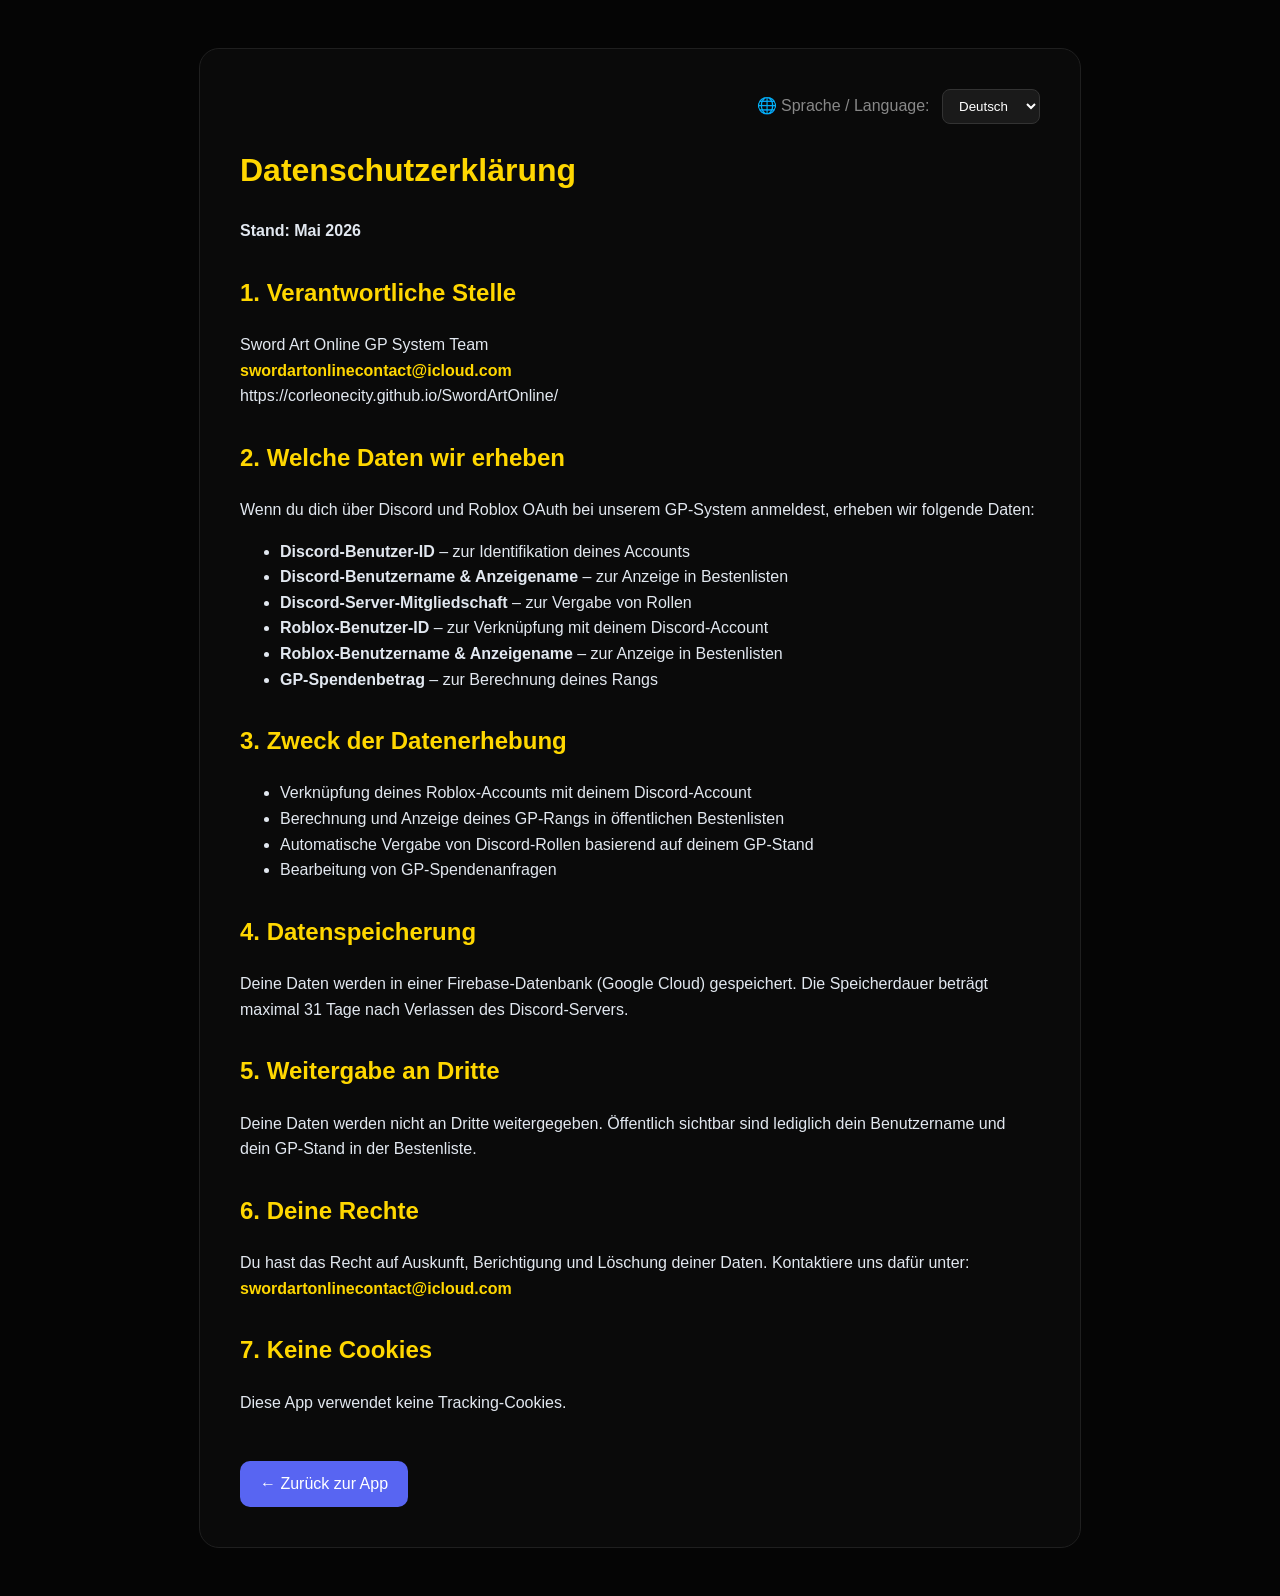
<file: privacy.html>
<!DOCTYPE html>
<html lang="de">
<head>
    <meta charset="UTF-8">
    <meta name="viewport" content="width=device-width, initial-scale=1.0">
    <title>Datenschutzerklärung - Sword Art Online GP System</title>
    <style>
        body {
            font-family: 'Inter', sans-serif;
            background: #050505;
            color: #e2e8f0;
            padding: 40px 20px;
            line-height: 1.6;
        }
        .container {
            max-width: 800px;
            margin: 0 auto;
            background: #0a0a0a;
            padding: 40px;
            border-radius: 20px;
            border: 1px solid #1f1f1f;
        }
        h1 { color: #ffd700; }
        h2 { color: #ffd700; margin-top: 30px; }
        a { color: #5865F2; text-decoration: none; }
        a:hover { text-decoration: underline; }
        .back-link {
            display: inline-block;
            margin-top: 30px;
            background: #5865F2;
            color: white;
            padding: 10px 20px;
            border-radius: 10px;
        }
        .language-selector {
            text-align: right;
            margin-bottom: 20px;
        }
        select {
            background: #1a1a1a;
            color: white;
            border: 1px solid #333;
            padding: 8px 12px;
            border-radius: 8px;
            cursor: pointer;
        }
        .contact-email {
            color: #ffd700;
            font-weight: bold;
        }
    </style>
</head>
<body>
    <div class="container">
        <div class="language-selector">
            <label style="color:#888; margin-right:8px;">🌐 Sprache / Language:</label>
            <select id="languageSelect">
                <option value="de">Deutsch</option>
                <option value="en">English</option>
                <option value="tr">Türkçe</option>
                <option value="fr">Français</option>
                <option value="es">Español</option>
                <option value="ru">Русский</option>
                <option value="ar">العربية</option>
            </select>
        </div>

        <div id="content">
            <!-- Wird per JavaScript befüllt -->
        </div>

        <a href="https://corleonecity.github.io/SwordArtOnline/" class="back-link">← Zurück zur App</a>
    </div>

    <script>
        const translations = {
            de: {
                title: "Datenschutzerklärung",
                lastUpdated: "Stand: Mai 2026",
                section1_title: "1. Verantwortliche Stelle",
                section1_text: "Sword Art Online GP System Team<br><span class=\"contact-email\">swordartonlinecontact@icloud.com</span><br>https://corleonecity.github.io/SwordArtOnline/",
                section2_title: "2. Welche Daten wir erheben",
                section2_text: "Wenn du dich über Discord und Roblox OAuth bei unserem GP-System anmeldest, erheben wir folgende Daten:",
                section2_items: [
                    "<strong>Discord-Benutzer-ID</strong> – zur Identifikation deines Accounts",
                    "<strong>Discord-Benutzername & Anzeigename</strong> – zur Anzeige in Bestenlisten",
                    "<strong>Discord-Server-Mitgliedschaft</strong> – zur Vergabe von Rollen",
                    "<strong>Roblox-Benutzer-ID</strong> – zur Verknüpfung mit deinem Discord-Account",
                    "<strong>Roblox-Benutzername & Anzeigename</strong> – zur Anzeige in Bestenlisten",
                    "<strong>GP-Spendenbetrag</strong> – zur Berechnung deines Rangs"
                ],
                section3_title: "3. Zweck der Datenerhebung",
                section3_items: [
                    "Verknüpfung deines Roblox-Accounts mit deinem Discord-Account",
                    "Berechnung und Anzeige deines GP-Rangs in öffentlichen Bestenlisten",
                    "Automatische Vergabe von Discord-Rollen basierend auf deinem GP-Stand",
                    "Bearbeitung von GP-Spendenanfragen"
                ],
                section4_title: "4. Datenspeicherung",
                section4_text: "Deine Daten werden in einer Firebase-Datenbank (Google Cloud) gespeichert. Die Speicherdauer beträgt maximal 31 Tage nach Verlassen des Discord-Servers.",
                section5_title: "5. Weitergabe an Dritte",
                section5_text: "Deine Daten werden nicht an Dritte weitergegeben. Öffentlich sichtbar sind lediglich dein Benutzername und dein GP-Stand in der Bestenliste.",
                section6_title: "6. Deine Rechte",
                section6_text: "Du hast das Recht auf Auskunft, Berichtigung und Löschung deiner Daten. Kontaktiere uns dafür unter:<br><span class=\"contact-email\">swordartonlinecontact@icloud.com</span>",
                section7_title: "7. Keine Cookies",
                section7_text: "Diese App verwendet keine Tracking-Cookies."
            },
            en: {
                title: "Privacy Policy",
                lastUpdated: "Version: May 2026",
                section1_title: "1. Responsible Entity",
                section1_text: "Sword Art Online GP System Team<br><span class=\"contact-email\">swordartonlinecontact@icloud.com</span><br>https://corleonecity.github.io/SwordArtOnline/",
                section2_title: "2. What Data We Collect",
                section2_text: "When you log in via Discord and Roblox OAuth, we collect the following data:",
                section2_items: [
                    "<strong>Discord User ID</strong> – to identify your account",
                    "<strong>Discord Username & Display Name</strong> – for display in leaderboards",
                    "<strong>Discord Server Membership</strong> – for role assignment",
                    "<strong>Roblox User ID</strong> – to link with your Discord account",
                    "<strong>Roblox Username & Display Name</strong> – for display in leaderboards",
                    "<strong>GP Donation Amount</strong> – to calculate your rank"
                ],
                section3_title: "3. Purpose of Data Collection",
                section3_items: [
                    "Linking your Roblox account with your Discord account",
                    "Calculating and displaying your GP rank in public leaderboards",
                    "Automatic assignment of Discord roles based on your GP level",
                    "Processing GP donation requests"
                ],
                section4_title: "4. Data Storage",
                section4_text: "Your data is stored in a Firebase database (Google Cloud). The retention period is a maximum of 31 days after leaving the Discord server.",
                section5_title: "5. Disclosure to Third Parties",
                section5_text: "Your data is not shared with third parties. Only your username and GP rank are publicly visible in the leaderboard.",
                section6_title: "6. Your Rights",
                section6_text: "You have the right to access, correct, and delete your data. Contact us at:<br><span class=\"contact-email\">swordartonlinecontact@icloud.com</span>",
                section7_title: "7. No Cookies",
                section7_text: "This app does not use tracking cookies."
            },
            tr: {
                title: "Gizlilik Politikası",
                lastUpdated: "Sürüm: Mayıs 2026",
                section1_title: "1. Sorumlu Kurum",
                section1_text: "Sword Art Online GP Sistemi Ekibi<br><span class=\"contact-email\">swordartonlinecontact@icloud.com</span><br>https://corleonecity.github.io/SwordArtOnline/",
                section2_title: "2. Hangi Verileri Topluyoruz",
                section2_text: "Discord ve Roblox OAuth ile giriş yaptığınızda şu verileri topluyoruz:",
                section2_items: [
                    "<strong>Discord Kullanıcı Kimliği</strong> – hesabınızı tanımlamak için",
                    "<strong>Discord Kullanıcı Adı ve Görünen Ad</strong> – sıralamalarda görüntülemek için",
                    "<strong>Discord Sunucu Üyeliği</strong> – rol ataması için",
                    "<strong>Roblox Kullanıcı Kimliği</strong> – Discord hesabınızla bağlantı kurmak için",
                    "<strong>Roblox Kullanıcı Adı ve Görünen Ad</strong> – sıralamalarda görüntülemek için",
                    "<strong>GP Bağış Miktarı</strong> – sıralamanızı hesaplamak için"
                ],
                section3_title: "3. Veri Toplama Amacı",
                section3_items: [
                    "Roblox hesabınızı Discord hesabınızla bağlamak",
                    "GP sıralamanızı halka açık sıralamalarda hesaplamak ve görüntülemek",
                    "GP seviyenize göre otomatik Discord rolü ataması",
                    "GP bağış taleplerini işleme almak"
                ],
                section4_title: "4. Veri Saklama",
                section4_text: "Verileriniz bir Firebase veritabanında (Google Cloud) saklanır. Saklama süresi, Discord sunucusundan ayrıldıktan sonra en fazla 31 gündür.",
                section5_title: "5. Üçüncü Taraflarla Paylaşım",
                section5_text: "Verileriniz üçüncü taraflarla paylaşılmaz. Yalnızca kullanıcı adınız ve GP sıralamanız sıralamada herkese açıktır.",
                section6_title: "6. Haklarınız",
                section6_text: "Verilerinize erişme, düzeltme ve silme hakkına sahipsiniz. Bizimle şu adresten iletişime geçin:<br><span class=\"contact-email\">swordartonlinecontact@icloud.com</span>",
                section7_title: "7. Çerez Yok",
                section7_text: "Bu uygulama izleme çerezleri kullanmaz."
            },
            fr: {
                title: "Politique de confidentialité",
                lastUpdated: "Version: Mai 2026",
                section1_title: "1. Entité responsable",
                section1_text: "Équipe du système GP Sword Art Online<br><span class=\"contact-email\">swordartonlinecontact@icloud.com</span><br>https://corleonecity.github.io/SwordArtOnline/",
                section2_title: "2. Données collectées",
                section2_text: "Lorsque vous vous connectez via Discord et Roblox OAuth, nous collectons les données suivantes :",
                section2_items: [
                    "<strong>ID utilisateur Discord</strong> – pour identifier votre compte",
                    "<strong>Nom d'utilisateur Discord et nom affiché</strong> – pour l'affichage dans les classements",
                    "<strong>Adhésion au serveur Discord</strong> – pour l'attribution des rôles",
                    "<strong>ID utilisateur Roblox</strong> – pour lier votre compte Discord",
                    "<strong>Nom d'utilisateur Roblox et nom affiché</strong> – pour l'affichage dans les classements",
                    "<strong>Montant du don GP</strong> – pour calculer votre rang"
                ],
                section3_title: "3. Finalité de la collecte",
                section3_items: [
                    "Lier votre compte Roblox à votre compte Discord",
                    "Calculer et afficher votre rang GP dans les classements publics",
                    "Attribution automatique de rôles Discord basée sur votre niveau GP",
                    "Traitement des demandes de don GP"
                ],
                section4_title: "4. Stockage des données",
                section4_text: "Vos données sont stockées dans une base de données Firebase (Google Cloud). La durée de conservation est d'au maximum 31 jours après avoir quitté le serveur Discord.",
                section5_title: "5. Partage avec des tiers",
                section5_text: "Vos données ne sont pas partagées avec des tiers. Seuls votre nom d'utilisateur et votre rang GP sont visibles publiquement dans le classement.",
                section6_title: "6. Vos droits",
                section6_text: "Vous avez le droit d'accéder, de rectifier et de supprimer vos données. Contactez-nous à :<br><span class=\"contact-email\">swordartonlinecontact@icloud.com</span>",
                section7_title: "7. Pas de cookies",
                section7_text: "Cette application n'utilise pas de cookies de suivi."
            },
            es: {
                title: "Política de Privacidad",
                lastUpdated: "Versión: Mayo 2026",
                section1_title: "1. Entidad responsable",
                section1_text: "Equipo del Sistema GP Sword Art Online<br><span class=\"contact-email\">swordartonlinecontact@icloud.com</span><br>https://corleonecity.github.io/SwordArtOnline/",
                section2_title: "2. Datos que recopilamos",
                section2_text: "Cuando inicias sesión a través de Discord y Roblox OAuth, recopilamos los siguientes datos:",
                section2_items: [
                    "<strong>ID de usuario de Discord</strong> – para identificar tu cuenta",
                    "<strong>Nombre de usuario y nombre mostrado de Discord</strong> – para mostrar en clasificaciones",
                    "<strong>Membresía del servidor de Discord</strong> – para asignación de roles",
                    "<strong>ID de usuario de Roblox</strong> – para vincular con tu cuenta de Discord",
                    "<strong>Nombre de usuario y nombre mostrado de Roblox</strong> – para mostrar en clasificaciones",
                    "<strong>Cantidad de donación GP</strong> – para calcular tu rango"
                ],
                section3_title: "3. Propósito de la recopilación",
                section3_items: [
                    "Vincular tu cuenta de Roblox con tu cuenta de Discord",
                    "Calcular y mostrar tu rango GP en clasificaciones públicas",
                    "Asignación automática de roles de Discord según tu nivel de GP",
                    "Procesar solicitudes de donación GP"
                ],
                section4_title: "4. Almacenamiento de datos",
                section4_text: "Tus datos se almacenan en una base de datos de Firebase (Google Cloud). El período de retención es de un máximo de 31 días después de abandonar el servidor de Discord.",
                section5_title: "5. Divulgación a terceros",
                section5_text: "Tus datos no se comparten con terceros. Solo tu nombre de usuario y tu rango GP son visibles públicamente en la clasificación.",
                section6_title: "6. Tus derechos",
                section6_text: "Tienes derecho a acceder, corregir y eliminar tus datos. Contáctanos en:<br><span class=\"contact-email\">swordartonlinecontact@icloud.com</span>",
                section7_title: "7. Sin cookies",
                section7_text: "Esta aplicación no utiliza cookies de seguimiento."
            },
            ru: {
                title: "Политика конфиденциальности",
                lastUpdated: "Версия: Май 2026",
                section1_title: "1. Ответственное лицо",
                section1_text: "Команда системы GP Sword Art Online<br><span class=\"contact-email\">swordartonlinecontact@icloud.com</span><br>https://corleonecity.github.io/SwordArtOnline/",
                section2_title: "2. Какие данные мы собираем",
                section2_text: "Когда вы входите через Discord и Roblox OAuth, мы собираем следующие данные:",
                section2_items: [
                    "<strong>ID пользователя Discord</strong> – для идентификации вашей учетной записи",
                    "<strong>Имя пользователя Discord и отображаемое имя</strong> – для отображения в таблицах лидеров",
                    "<strong>Участие в сервере Discord</strong> – для назначения ролей",
                    "<strong>ID пользователя Roblox</strong> – для связи с вашей учетной записью Discord",
                    "<strong>Имя пользователя Roblox и отображаемое имя</strong> – для отображения в таблицах лидеров",
                    "<strong>Сумма пожертвования GP</strong> – для расчета вашего ранга"
                ],
                section3_title: "3. Цель сбора данных",
                section3_items: [
                    "Привязка вашей учетной записи Roblox к учетной записи Discord",
                    "Расчет и отображение вашего GP ранга в публичных таблицах лидеров",
                    "Автоматическое назначение ролей Discord на основе вашего уровня GP",
                    "Обработка запросов на пожертвования GP"
                ],
                section4_title: "4. Хранение данных",
                section4_text: "Ваши данные хранятся в базе данных Firebase (Google Cloud). Срок хранения составляет максимум 31 день после выхода с сервера Discord.",
                section5_title: "5. Передача третьим лицам",
                section5_text: "Ваши данные не передаются третьим лицам. Публично видны только ваше имя пользователя и ваш GP ранг в таблице лидеров.",
                section6_title: "6. Ваши права",
                section6_text: "Вы имеете право на доступ, исправление и удаление ваших данных. Свяжитесь с нами по адресу:<br><span class=\"contact-email\">swordartonlinecontact@icloud.com</span>",
                section7_title: "7. Без файлов cookie",
                section7_text: "Это приложение не использует отслеживающие файлы cookie."
            },
            ar: {
                title: "سياسة الخصوصية",
                lastUpdated: "الإصدار: مايو 2026",
                section1_title: "1. الجهة المسؤولة",
                section1_text: "فريق نظام GP Sword Art Online<br><span class=\"contact-email\">swordartonlinecontact@icloud.com</span><br>https://corleonecity.github.io/SwordArtOnline/",
                section2_title: "2. البيانات التي نجمعها",
                section2_text: "عند تسجيل الدخول عبر Discord و Roblox OAuth، نجمع البيانات التالية:",
                section2_items: [
                    "<strong>معرف مستخدم Discord</strong> – لتحديد حسابك",
                    "<strong>اسم مستخدم Discord والاسم المعروض</strong> – للعرض في لوحات المتصدرين",
                    "<strong>عضوية خادم Discord</strong> – لتعيين الأدوار",
                    "<strong>معرف مستخدم Roblox</strong> – للربط بحساب Discord الخاص بك",
                    "<strong>اسم مستخدم Roblox والاسم المعروض</strong> – للعرض في لوحات المتصدرين",
                    "<strong>مبلغ التبرع GP</strong> – لحساب مرتبتك"
                ],
                section3_title: "3. الغرض من جمع البيانات",
                section3_items: [
                    "ربط حساب Roblox الخاص بك بحساب Discord الخاص بك",
                    "حساب وعرض مرتبة GP الخاصة بك في لوحات المتصدرين العامة",
                    "تعيين أدوار Discord تلقائيًا بناءً على مستوى GP الخاص بك",
                    "معالجة طلبات التبرع GP"
                ],
                section4_title: "4. تخزين البيانات",
                section4_text: "يتم تخزين بياناتك في قاعدة بيانات Firebase (Google Cloud). مدة الاحتفاظ القصوى هي 31 يومًا بعد مغادرة خادم Discord.",
                section5_title: "5. الإفصاح لأطراف ثالثة",
                section5_text: "لا تتم مشاركة بياناتك مع أطراف ثالثة. فقط اسم المستخدم ومرتبة GP الخاصة بك مرئية للجمهور في لوحة المتصدرين.",
                section6_title: "6. حقوقك",
                section6_text: "لديك الحق في الوصول إلى بياناتك وتصحيحها وحذفها. اتصل بنا على:<br><span class=\"contact-email\">swordartonlinecontact@icloud.com</span>",
                section7_title: "7. لا توجد ملفات تعريف ارتباط",
                section7_text: "هذا التطبيق لا يستخدم ملفات تعريف ارتباط للتتبع."
            }
        };

        function renderPage(lang) {
            const t = translations[lang] || translations.de;
            const contentDiv = document.getElementById('content');
            
            let html = `<h1>${t.title}</h1>`;
            html += `<p><strong>${t.lastUpdated}</strong></p>`;
            
            html += `<h2>${t.section1_title}</h2><p>${t.section1_text}</p>`;
            
            html += `<h2>${t.section2_title}</h2><p>${t.section2_text}</p><ul>`;
            t.section2_items.forEach(item => { html += `<li>${item}</li>`; });
            html += `</ul>`;
            
            html += `<h2>${t.section3_title}</h2><ul>`;
            t.section3_items.forEach(item => { html += `<li>${item}</li>`; });
            html += `</ul>`;
            
            html += `<h2>${t.section4_title}</h2><p>${t.section4_text}</p>`;
            html += `<h2>${t.section5_title}</h2><p>${t.section5_text}</p>`;
            html += `<h2>${t.section6_title}</h2><p>${t.section6_text}</p>`;
            html += `<h2>${t.section7_title}</h2><p>${t.section7_text}</p>`;
            
            contentDiv.innerHTML = html;
        }

        const select = document.getElementById('languageSelect');
        const savedLang = localStorage.getItem('privacy_language') || 'de';
        select.value = savedLang;
        renderPage(savedLang);

        select.addEventListener('change', (e) => {
            const newLang = e.target.value;
            localStorage.setItem('privacy_language', newLang);
            renderPage(newLang);
        });
    </script>
</body>
</html>
</file>
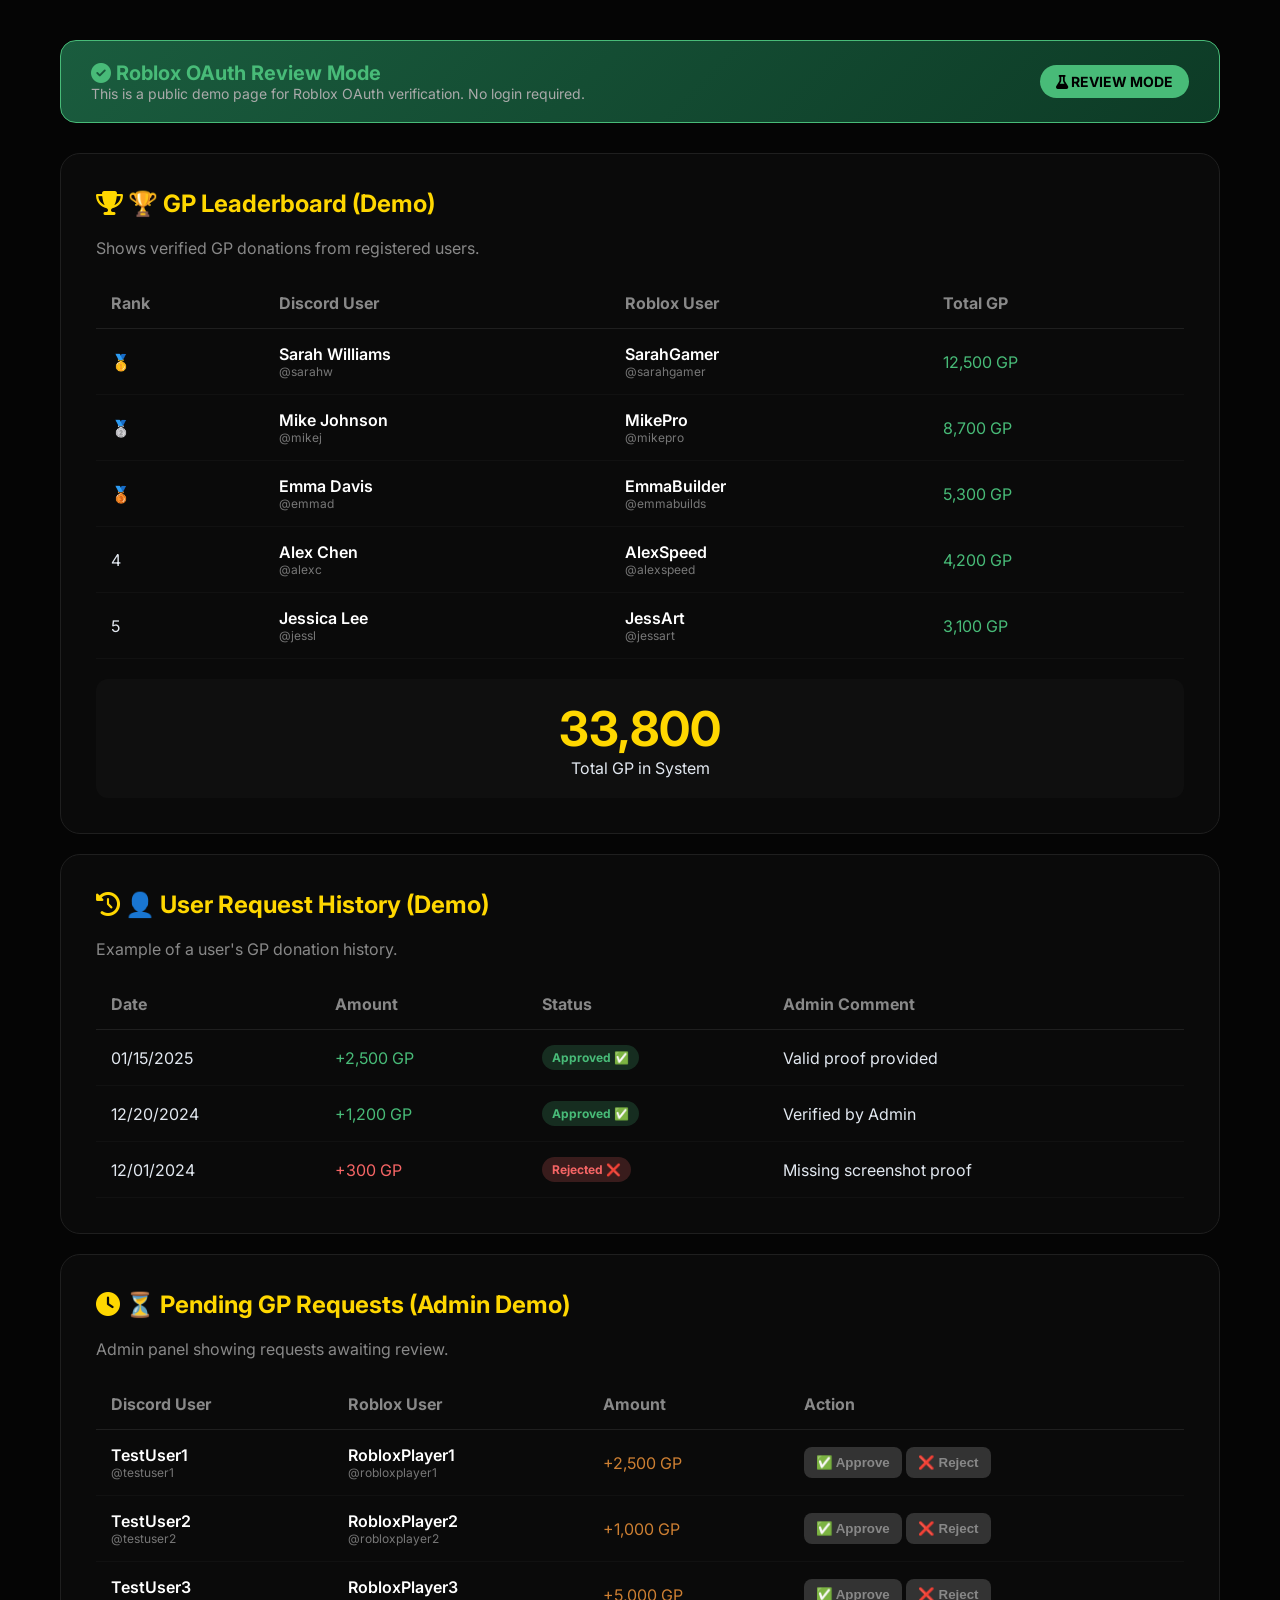
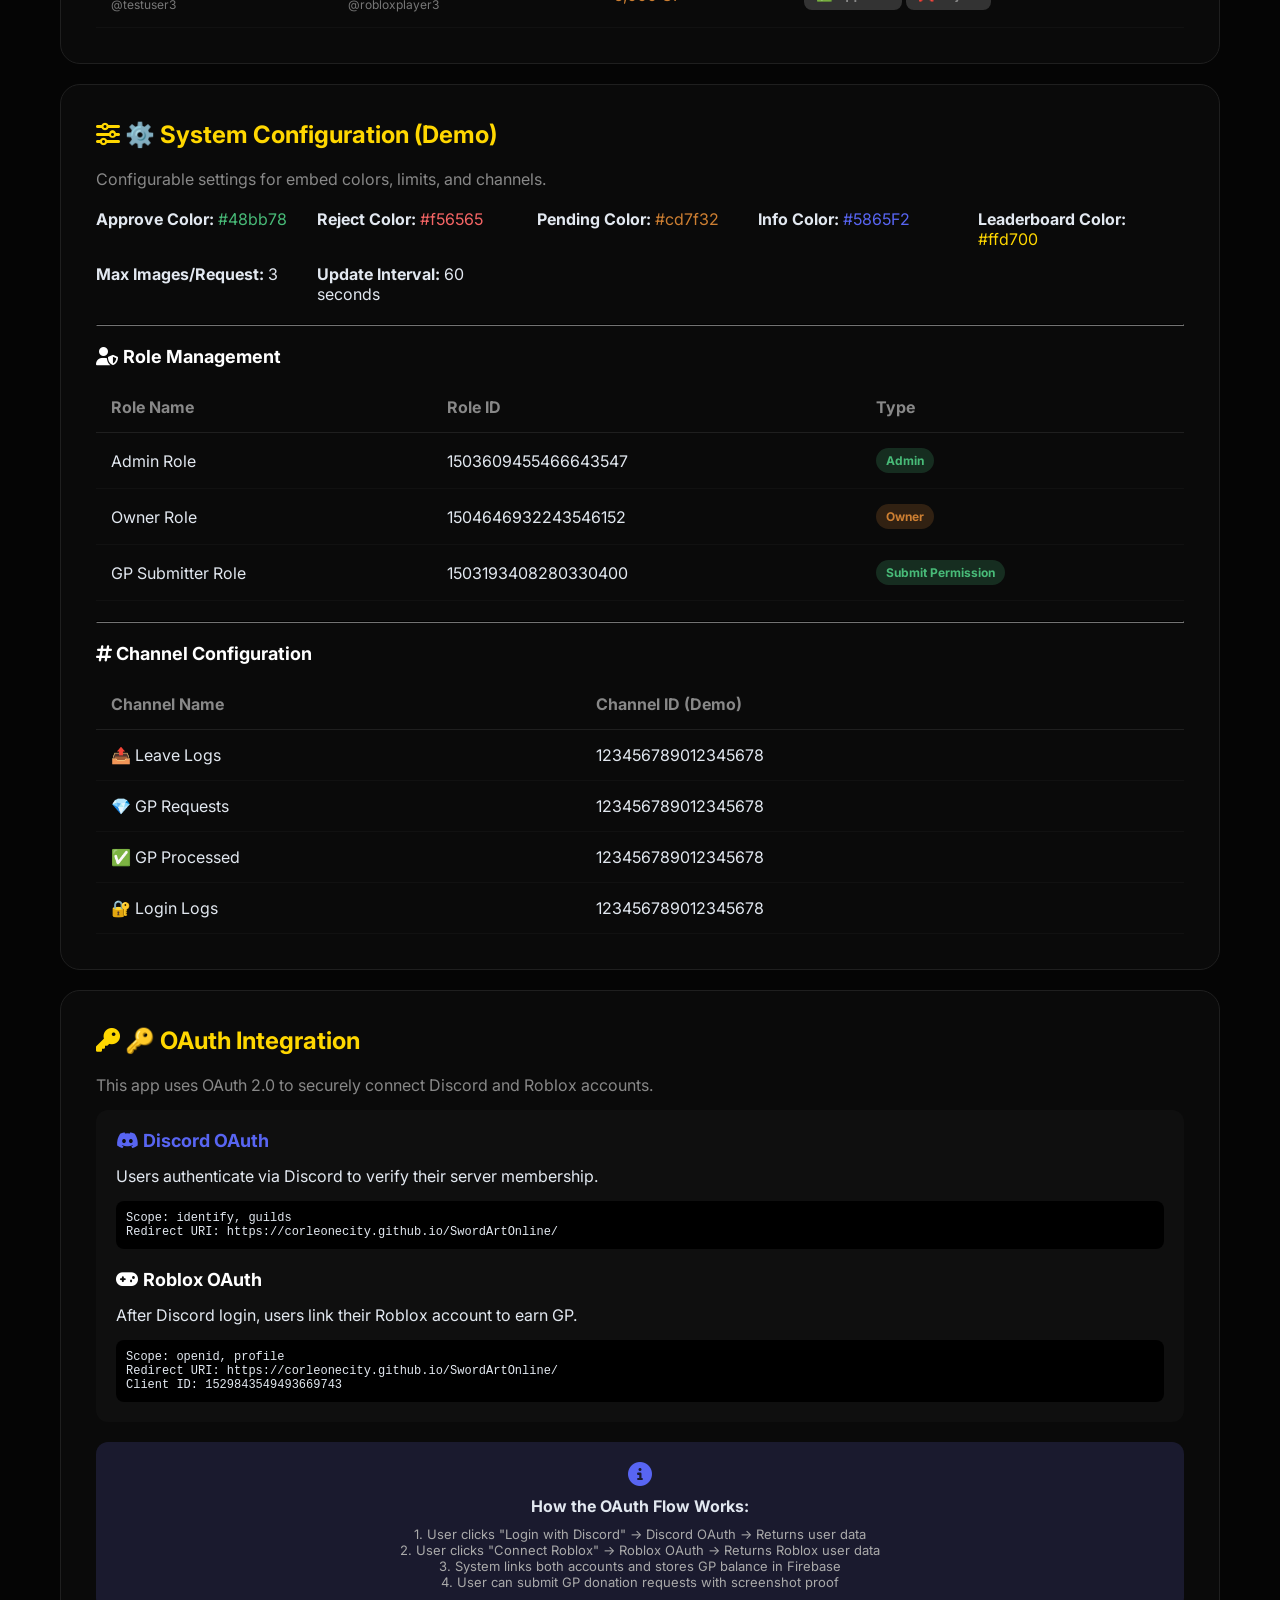
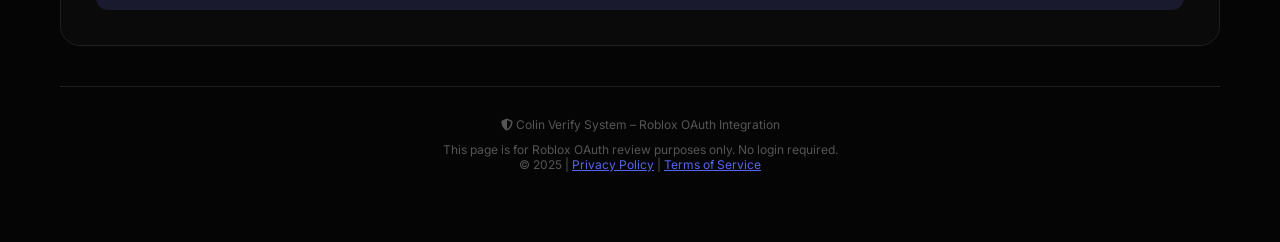
<file: review.html>
<!DOCTYPE html>
<html lang="en">
<head>
    <meta charset="UTF-8">
    <meta name="viewport" content="width=device-width, initial-scale=1.0">
    <title>Roblox OAuth Review - Colin Verify System</title>
    <link href="https://fonts.googleapis.com/css2?family=Inter:wght@400;500;600;700&display=swap" rel="stylesheet">
    <link rel="stylesheet" href="https://cdnjs.cloudflare.com/ajax/libs/font-awesome/6.4.0/css/all.min.css">
    <style>
        * {
            margin: 0;
            padding: 0;
            box-sizing: border-box;
        }
        body {
            font-family: 'Inter', sans-serif;
            background: #050505;
            color: #e2e8f0;
            min-height: 100vh;
        }
        .container {
            max-width: 1200px;
            margin: 0 auto;
            padding: 40px 20px;
        }
        /* Review Banner */
        .review-banner {
            background: linear-gradient(135deg, #1a5c3e, #0d3b26);
            border-radius: 16px;
            padding: 20px 30px;
            margin-bottom: 30px;
            display: flex;
            align-items: center;
            justify-content: space-between;
            flex-wrap: wrap;
            gap: 15px;
            border: 1px solid #48bb78;
        }
        .review-banner h1 {
            font-size: 20px;
            color: #48bb78;
        }
        .review-banner p {
            color: #aaa;
            font-size: 14px;
        }
        .review-badge {
            background: #48bb78;
            color: #000;
            padding: 8px 16px;
            border-radius: 30px;
            font-weight: bold;
            font-size: 14px;
        }
        /* Cards */
        .system-card {
            background: #0a0a0a;
            border: 1px solid #1f1f1f;
            border-radius: 20px;
            padding: 35px;
            margin-bottom: 20px;
        }
        h2 {
            font-size: 24px;
            margin-bottom: 20px;
            color: #ffd700;
        }
        h3 {
            font-size: 18px;
            margin-bottom: 15px;
            color: #fff;
        }
        /* Table */
        .table {
            width: 100%;
            border-collapse: collapse;
        }
        .table th {
            text-align: left;
            padding: 15px;
            color: #888;
            border-bottom: 1px solid #1f1f1f;
        }
        .table td {
            padding: 15px;
            border-bottom: 1px solid #111;
        }
        .user-name-cell {
            display: flex;
            flex-direction: column;
        }
        .display-name {
            font-weight: 600;
            color: #fff;
        }
        .username-handle {
            font-size: 12px;
            color: #777;
        }
        .status-badge {
            padding: 5px 10px;
            border-radius: 20px;
            font-size: 12px;
            font-weight: bold;
            display: inline-block;
        }
        .status-approved {
            background: rgba(72, 187, 120, 0.2);
            color: #48bb78;
        }
        .status-pending {
            background: rgba(205, 127, 50, 0.2);
            color: #cd7f32;
        }
        .status-rejected {
            background: rgba(245, 101, 101, 0.2);
            color: #f56565;
        }
        .btn-small {
            padding: 8px 12px;
            border-radius: 8px;
            border: none;
            font-weight: bold;
            background: #333;
            color: #888;
        }
        .info-box {
            background: #0f0f0f;
            border-radius: 12px;
            padding: 20px;
            margin-top: 20px;
            text-align: center;
        }
        .info-box .big-number {
            font-size: 48px;
            color: #ffd700;
            font-weight: bold;
        }
        .footer {
            text-align: center;
            padding: 30px;
            color: #555;
            font-size: 12px;
            border-top: 1px solid #1f1f1f;
            margin-top: 40px;
        }
        hr {
            border-color: #1f1f1f;
            margin: 20px 0;
        }
    </style>
</head>
<body>

    <div class="container">
        <!-- Review Banner – WICHTIG für Roblox -->
        <div class="review-banner">
            <div>
                <h1><i class="fas fa-check-circle"></i> Roblox OAuth Review Mode</h1>
                <p>This is a public demo page for Roblox OAuth verification. No login required.</p>
            </div>
            <div class="review-badge">
                <i class="fas fa-flask"></i> REVIEW MODE
            </div>
        </div>

        <!-- ========== LEADERBOARD DEMO ========== -->
        <div class="system-card">
            <h2><i class="fas fa-trophy"></i> 🏆 GP Leaderboard (Demo)</h2>
            <p style="color:#888; margin-bottom: 20px;">Shows verified GP donations from registered users.</p>
            
            <table class="table">
                <thead>
                    <tr><th>Rank</th><th>Discord User</th><th>Roblox User</th><th>Total GP</th></tr>
                </thead>
                <tbody>
                    <tr><td><strong>🥇</strong></td><td><div class="user-name-cell"><span class="display-name">Sarah Williams</span><span class="username-handle">@sarahw</span></div></td><td><div class="user-name-cell"><span class="display-name">SarahGamer</span><span class="username-handle">@sarahgamer</span></div></td><td style="color:#48bb78;">12,500 GP</td></tr>
                    <tr><td><strong>🥈</strong></td><td><div class="user-name-cell"><span class="display-name">Mike Johnson</span><span class="username-handle">@mikej</span></div></td><td><div class="user-name-cell"><span class="display-name">MikePro</span><span class="username-handle">@mikepro</span></div></td><td style="color:#48bb78;">8,700 GP</td></tr>
                    <tr><td><strong>🥉</strong></td><td><div class="user-name-cell"><span class="display-name">Emma Davis</span><span class="username-handle">@emmad</span></div></td><td><div class="user-name-cell"><span class="display-name">EmmaBuilder</span><span class="username-handle">@emmabuilds</span></div></td><td style="color:#48bb78;">5,300 GP</td></tr>
                    <tr><td>4</td><td><div class="user-name-cell"><span class="display-name">Alex Chen</span><span class="username-handle">@alexc</span></div></td><td><div class="user-name-cell"><span class="display-name">AlexSpeed</span><span class="username-handle">@alexspeed</span></div></td><td style="color:#48bb78;">4,200 GP</td></tr>
                    <tr><td>5</td><td><div class="user-name-cell"><span class="display-name">Jessica Lee</span><span class="username-handle">@jessl</span></div></td><td><div class="user-name-cell"><span class="display-name">JessArt</span><span class="username-handle">@jessart</span></div></td><td style="color:#48bb78;">3,100 GP</td></tr>
                </tbody>
            </table>
            
            <div class="info-box">
                <div class="big-number">33,800</div>
                <div>Total GP in System</div>
            </div>
        </div>

        <!-- ========== PROFILE HISTORY DEMO ========== -->
        <div class="system-card">
            <h2><i class="fas fa-history"></i> 👤 User Request History (Demo)</h2>
            <p style="color:#888; margin-bottom: 20px;">Example of a user's GP donation history.</p>
            
            <table class="table">
                <thead>
                    <tr><th>Date</th><th>Amount</th><th>Status</th><th>Admin Comment</th></tr>
                </thead>
                <tbody>
                    <tr><td>01/15/2025</td><td style="color:#48bb78;">+2,500 GP</td><td><span class="status-badge status-approved">Approved ✅</span></td><td>Valid proof provided</td></tr>
                    <tr><td>12/20/2024</td><td style="color:#48bb78;">+1,200 GP</td><td><span class="status-badge status-approved">Approved ✅</span></td><td>Verified by Admin</td></tr>
                    <tr><td>12/01/2024</td><td style="color:#f56565;">+300 GP</td><td><span class="status-badge status-rejected">Rejected ❌</span></td><td>Missing screenshot proof</td></tr>
                </tbody>
            </table>
        </div>

        <!-- ========== PENDING REQUESTS DEMO (ADMIN VIEW) ========== -->
        <div class="system-card">
            <h2><i class="fas fa-clock"></i> ⏳ Pending GP Requests (Admin Demo)</h2>
            <p style="color:#888; margin-bottom: 20px;">Admin panel showing requests awaiting review.</p>
            
            <table class="table">
                <thead>
                    <tr><th>Discord User</th><th>Roblox User</th><th>Amount</th><th>Action</th></tr>
                </thead>
                <tbody>
                    <tr><td><div class="user-name-cell"><span class="display-name">TestUser1</span><span class="username-handle">@testuser1</span></div></td><td><div class="user-name-cell"><span class="display-name">RobloxPlayer1</span><span class="username-handle">@robloxplayer1</span></div></td><td style="color:#cd7f32;">+2,500 GP</td><td><button class="btn-small" disabled>✅ Approve</button> <button class="btn-small" disabled>❌ Reject</button></td></tr>
                    <tr><td><div class="user-name-cell"><span class="display-name">TestUser2</span><span class="username-handle">@testuser2</span></div></td><td><div class="user-name-cell"><span class="display-name">RobloxPlayer2</span><span class="username-handle">@robloxplayer2</span></div></td><td style="color:#cd7f32;">+1,000 GP</td><td><button class="btn-small" disabled>✅ Approve</button> <button class="btn-small" disabled>❌ Reject</button></td></tr>
                    <tr><td><div class="user-name-cell"><span class="display-name">TestUser3</span><span class="username-handle">@testuser3</span></div></td><td><div class="user-name-cell"><span class="display-name">RobloxPlayer3</span><span class="username-handle">@robloxplayer3</span></div></td><td style="color:#cd7f32;">+5,000 GP</td><td><button class="btn-small" disabled>✅ Approve</button> <button class="btn-small" disabled>❌ Reject</button></td></tr>
                </tbody>
            </table>
        </div>

        <!-- ========== SYSTEM CONFIGURATION DEMO ========== -->
        <div class="system-card">
            <h2><i class="fas fa-sliders-h"></i> ⚙️ System Configuration (Demo)</h2>
            <p style="color:#888; margin-bottom: 20px;">Configurable settings for embed colors, limits, and channels.</p>
            
            <div style="display: grid; grid-template-columns: repeat(auto-fill, minmax(200px, 1fr)); gap: 15px; margin-bottom: 20px;">
                <div><strong>Approve Color:</strong> <span style="color:#48bb78;">#48bb78</span></div>
                <div><strong>Reject Color:</strong> <span style="color:#f56565;">#f56565</span></div>
                <div><strong>Pending Color:</strong> <span style="color:#cd7f32;">#cd7f32</span></div>
                <div><strong>Info Color:</strong> <span style="color:#5865F2;">#5865F2</span></div>
                <div><strong>Leaderboard Color:</strong> <span style="color:#ffd700;">#ffd700</span></div>
                <div><strong>Max Images/Request:</strong> 3</div>
                <div><strong>Update Interval:</strong> 60 seconds</div>
            </div>
            
            <hr>
            
            <h3><i class="fas fa-user-shield"></i> Role Management</h3>
            <table class="table">
                <thead><tr><th>Role Name</th><th>Role ID</th><th>Type</th></tr></thead>
                <tbody>
                    <tr><td>Admin Role</td><td>1503609455466643547</td><td><span class="status-badge status-approved">Admin</span></td></tr>
                    <tr><td>Owner Role</td><td>1504646932243546152</td><td><span class="status-badge status-pending">Owner</span></td></tr>
                    <tr><td>GP Submitter Role</td><td>1503193408280330400</td><td><span class="status-badge status-approved">Submit Permission</span></td></tr>
                </tbody>
            </table>
            
            <hr>
            
            <h3><i class="fas fa-hashtag"></i> Channel Configuration</h3>
            <table class="table">
                <thead><tr><th>Channel Name</th><th>Channel ID (Demo)</th></tr></thead>
                <tbody>
                    <tr><td>📤 Leave Logs</td><td>123456789012345678</td></tr>
                    <tr><td>💎 GP Requests</td><td>123456789012345678</td></tr>
                    <tr><td>✅ GP Processed</td><td>123456789012345678</td></tr>
                    <tr><td>🔐 Login Logs</td><td>123456789012345678</td></tr>
                </tbody>
            </table>
        </div>

        <!-- ========== OAuth INFORMATION ========== -->
        <div class="system-card">
            <h2><i class="fas fa-key"></i> 🔑 OAuth Integration</h2>
            <p style="color:#888; margin-bottom: 15px;">This app uses OAuth 2.0 to securely connect Discord and Roblox accounts.</p>
            
            <div style="background: #0f0f0f; border-radius: 12px; padding: 20px;">
                <h3 style="color: #5865F2;"><i class="fab fa-discord"></i> Discord OAuth</h3>
                <p style="margin-bottom: 15px;">Users authenticate via Discord to verify their server membership.</p>
                <code style="background:#000; padding:10px; display:block; border-radius:8px; font-size:12px;">
                    Scope: identify, guilds<br>
                    Redirect URI: https://corleonecity.github.io/SwordArtOnline/
                </code>
                
                <h3 style="color: #fff; margin-top: 20px;"><i class="fas fa-gamepad"></i> Roblox OAuth</h3>
                <p style="margin-bottom: 15px;">After Discord login, users link their Roblox account to earn GP.</p>
                <code style="background:#000; padding:10px; display:block; border-radius:8px; font-size:12px;">
                    Scope: openid, profile<br>
                    Redirect URI: https://corleonecity.github.io/SwordArtOnline/<br>
                    Client ID: 1529843549493669743
                </code>
            </div>
            
            <div class="info-box" style="margin-top: 20px; background: #1a1a2e;">
                <i class="fas fa-info-circle" style="color: #5865F2; font-size: 24px; margin-bottom: 10px; display: block;"></i>
                <p><strong>How the OAuth Flow Works:</strong></p>
                <p style="font-size: 13px; color: #aaa; margin-top: 10px;">
                    1. User clicks "Login with Discord" → Discord OAuth → Returns user data<br>
                    2. User clicks "Connect Roblox" → Roblox OAuth → Returns Roblox user data<br>
                    3. System links both accounts and stores GP balance in Firebase<br>
                    4. User can submit GP donation requests with screenshot proof
                </p>
            </div>
        </div>

        <!-- ========== FOOTER ========== -->
        <div class="footer">
            <p><i class="fas fa-shield-alt"></i> Colin Verify System – Roblox OAuth Integration</p>
            <p style="margin-top: 10px;">This page is for Roblox OAuth review purposes only. No login required.</p>
            <p>© 2025 | <a href="https://corleonecity.github.io/SwordArtOnline/privacy.html" style="color:#5865F2;">Privacy Policy</a> | <a href="https://corleonecity.github.io/SwordArtOnline/terms.html" style="color:#5865F2;">Terms of Service</a></p>
        </div>
    </div>

</body>
</html>
</file>
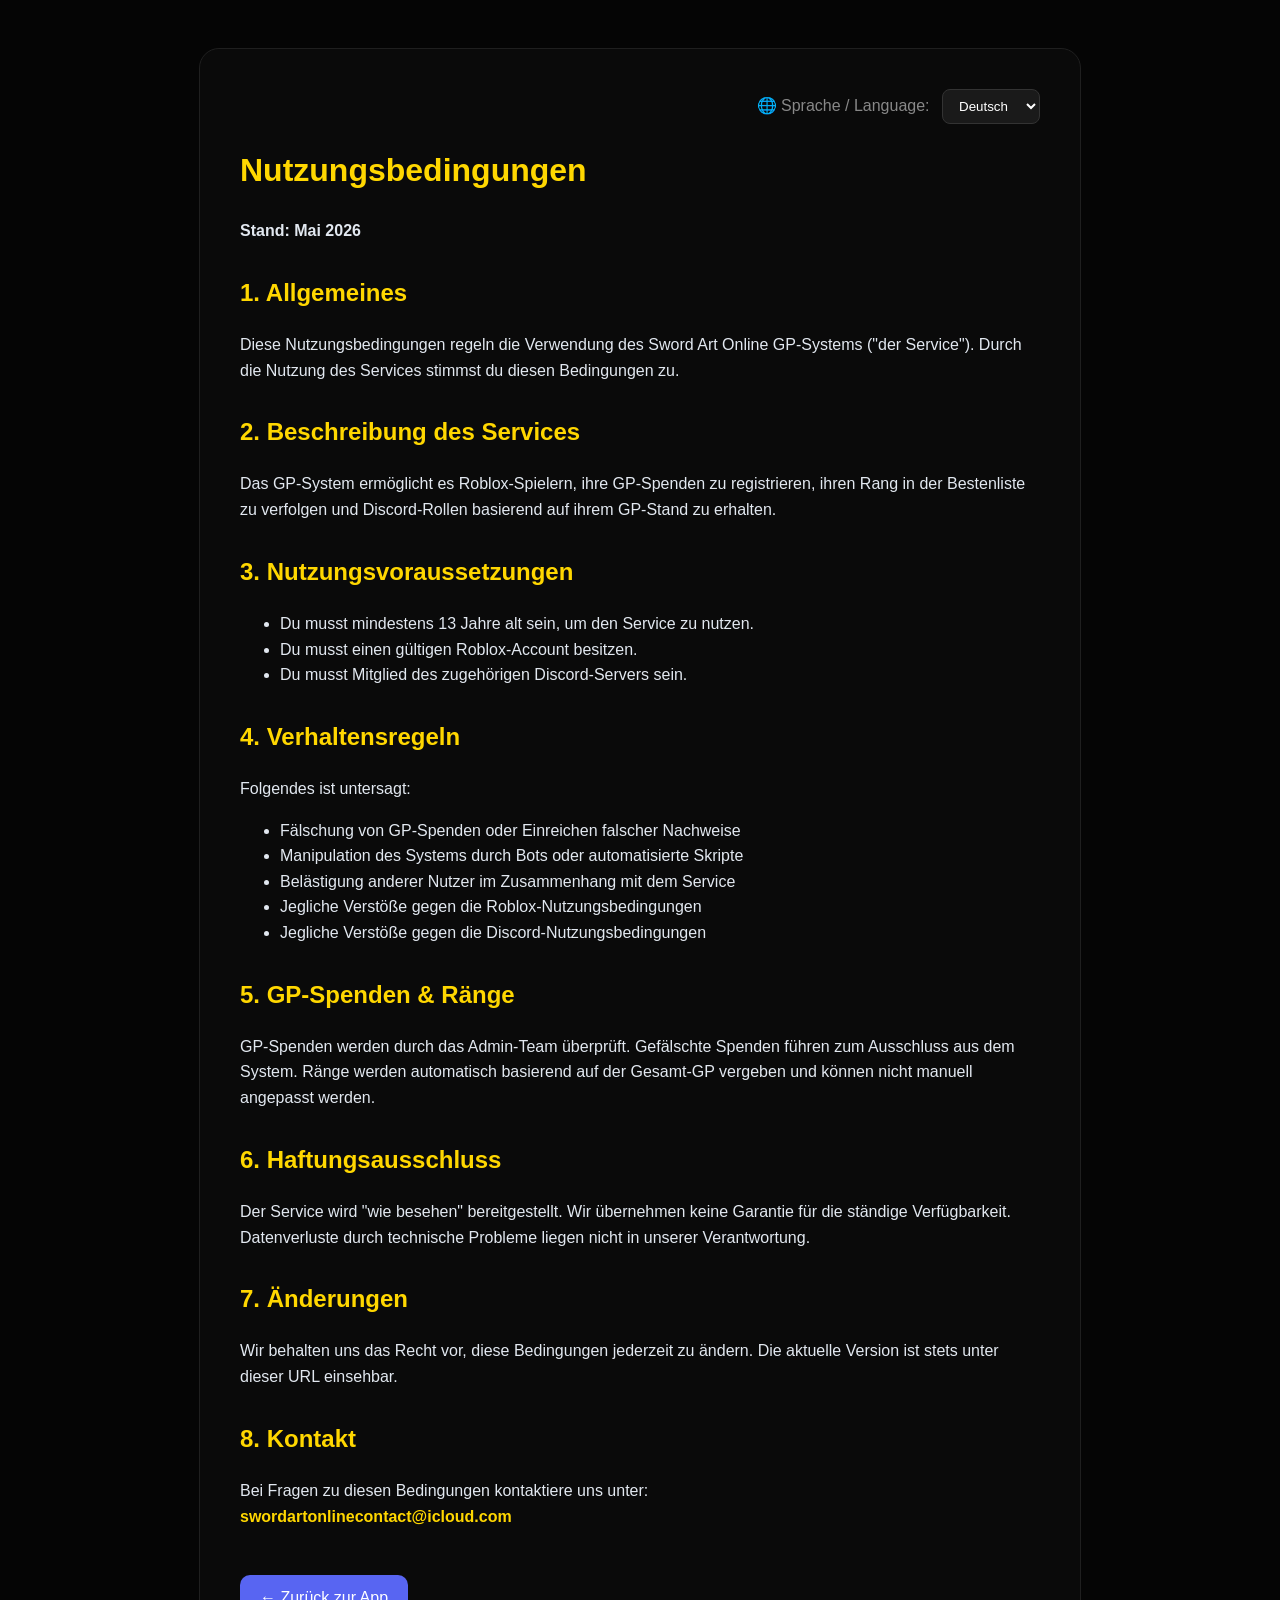
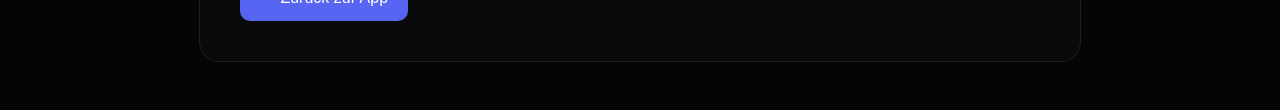
<file: terms.html>
<!DOCTYPE html>
<html lang="de">
<head>
    <meta charset="UTF-8">
    <meta name="viewport" content="width=device-width, initial-scale=1.0">
    <title>Nutzungsbedingungen - Sword Art Online GP System</title>
    <style>
        body {
            font-family: 'Inter', sans-serif;
            background: #050505;
            color: #e2e8f0;
            padding: 40px 20px;
            line-height: 1.6;
        }
        .container {
            max-width: 800px;
            margin: 0 auto;
            background: #0a0a0a;
            padding: 40px;
            border-radius: 20px;
            border: 1px solid #1f1f1f;
        }
        h1 { color: #ffd700; }
        h2 { color: #ffd700; margin-top: 30px; }
        a { color: #5865F2; text-decoration: none; }
        a:hover { text-decoration: underline; }
        .back-link {
            display: inline-block;
            margin-top: 30px;
            background: #5865F2;
            color: white;
            padding: 10px 20px;
            border-radius: 10px;
        }
        .language-selector {
            text-align: right;
            margin-bottom: 20px;
        }
        select {
            background: #1a1a1a;
            color: white;
            border: 1px solid #333;
            padding: 8px 12px;
            border-radius: 8px;
            cursor: pointer;
        }
        .contact-email {
            color: #ffd700;
            font-weight: bold;
        }
    </style>
</head>
<body>
    <div class="container">
        <div class="language-selector">
            <label style="color:#888; margin-right:8px;">🌐 Sprache / Language:</label>
            <select id="languageSelect">
                <option value="de">Deutsch</option>
                <option value="en">English</option>
                <option value="tr">Türkçe</option>
                <option value="fr">Français</option>
                <option value="es">Español</option>
                <option value="ru">Русский</option>
                <option value="ar">العربية</option>
            </select>
        </div>

        <div id="content">
            <!-- Wird per JavaScript befüllt -->
        </div>

        <a href="https://corleonecity.github.io/SwordArtOnline/" class="back-link">← Zurück zur App</a>
    </div>

    <script>
        const translations = {
            de: {
                title: "Nutzungsbedingungen",
                lastUpdated: "Stand: Mai 2026",
                section1_title: "1. Allgemeines",
                section1_text: "Diese Nutzungsbedingungen regeln die Verwendung des Sword Art Online GP-Systems (\"der Service\"). Durch die Nutzung des Services stimmst du diesen Bedingungen zu.",
                section2_title: "2. Beschreibung des Services",
                section2_text: "Das GP-System ermöglicht es Roblox-Spielern, ihre GP-Spenden zu registrieren, ihren Rang in der Bestenliste zu verfolgen und Discord-Rollen basierend auf ihrem GP-Stand zu erhalten.",
                section3_title: "3. Nutzungsvoraussetzungen",
                section3_items: [
                    "Du musst mindestens 13 Jahre alt sein, um den Service zu nutzen.",
                    "Du musst einen gültigen Roblox-Account besitzen.",
                    "Du musst Mitglied des zugehörigen Discord-Servers sein."
                ],
                section4_title: "4. Verhaltensregeln",
                section4_text: "Folgendes ist untersagt:",
                section4_items: [
                    "Fälschung von GP-Spenden oder Einreichen falscher Nachweise",
                    "Manipulation des Systems durch Bots oder automatisierte Skripte",
                    "Belästigung anderer Nutzer im Zusammenhang mit dem Service",
                    "Jegliche Verstöße gegen die Roblox-Nutzungsbedingungen",
                    "Jegliche Verstöße gegen die Discord-Nutzungsbedingungen"
                ],
                section5_title: "5. GP-Spenden & Ränge",
                section5_text: "GP-Spenden werden durch das Admin-Team überprüft. Gefälschte Spenden führen zum Ausschluss aus dem System. Ränge werden automatisch basierend auf der Gesamt-GP vergeben und können nicht manuell angepasst werden.",
                section6_title: "6. Haftungsausschluss",
                section6_text: "Der Service wird \"wie besehen\" bereitgestellt. Wir übernehmen keine Garantie für die ständige Verfügbarkeit. Datenverluste durch technische Probleme liegen nicht in unserer Verantwortung.",
                section7_title: "7. Änderungen",
                section7_text: "Wir behalten uns das Recht vor, diese Bedingungen jederzeit zu ändern. Die aktuelle Version ist stets unter dieser URL einsehbar.",
                section8_title: "8. Kontakt",
                section8_text: "Bei Fragen zu diesen Bedingungen kontaktiere uns unter:<br><span class=\"contact-email\">swordartonlinecontact@icloud.com</span>"
            },
            en: {
                title: "Terms of Service",
                lastUpdated: "Version: May 2026",
                section1_title: "1. General",
                section1_text: "These Terms of Service govern the use of the Sword Art Online GP System (\"the Service\"). By using the Service, you agree to these terms.",
                section2_title: "2. Service Description",
                section2_text: "The GP System allows Roblox players to register their GP donations, track their rank on the leaderboard, and receive Discord roles based on their GP level.",
                section3_title: "3. Eligibility",
                section3_items: [
                    "You must be at least 13 years old to use the Service.",
                    "You must have a valid Roblox account.",
                    "You must be a member of the associated Discord server."
                ],
                section4_title: "4. Rules of Conduct",
                section4_text: "The following is prohibited:",
                section4_items: [
                    "Falsifying GP donations or submitting false evidence",
                    "Manipulating the system using bots or automated scripts",
                    "Harassing other users in connection with the Service",
                    "Any violations of Roblox's Terms of Service",
                    "Any violations of Discord's Terms of Service"
                ],
                section5_title: "5. GP Donations & Ranks",
                section5_text: "GP donations are verified by the admin team. Falsified donations will result in exclusion from the system. Ranks are automatically assigned based on total GP and cannot be manually adjusted.",
                section6_title: "6. Disclaimer",
                section6_text: "The Service is provided 'as is'. We do not guarantee constant availability. Data loss due to technical issues is not our responsibility.",
                section7_title: "7. Changes",
                section7_text: "We reserve the right to change these terms at any time. The current version is always available at this URL.",
                section8_title: "8. Contact",
                section8_text: "For questions about these terms, contact us at:<br><span class=\"contact-email\">swordartonlinecontact@icloud.com</span>"
            },
            tr: {
                title: "Kullanım Şartları",
                lastUpdated: "Sürüm: Mayıs 2026",
                section1_title: "1. Genel",
                section1_text: "Bu Kullanım Şartları, Sword Art Online GP Sisteminin (\"Hizmet\") kullanımını düzenler. Hizmeti kullanarak bu şartları kabul etmiş olursunuz.",
                section2_title: "2. Hizmet Açıklaması",
                section2_text: "GP Sistemi, Roblox oyuncularının GP bağışlarını kaydetmelerine, sıralamadaki derecelerini takip etmelerine ve GP seviyelerine göre Discord rolleri almalarına olanak tanır.",
                section3_title: "3. Kullanım Koşulları",
                section3_items: [
                    "Hizmeti kullanmak için en az 13 yaşında olmalısınız.",
                    "Geçerli bir Roblox hesabınız olmalıdır.",
                    "İlgili Discord sunucusunun üyesi olmalısınız."
                ],
                section4_title: "4. Davranış Kuralları",
                section4_text: "Aşağıdakiler yasaktır:",
                section4_items: [
                    "GP bağışlarını tahrif etmek veya sahte kanıt göndermek",
                    "Botlar veya otomatik komut dosyaları ile sistemi manipüle etmek",
                    "Hizmetle ilgili diğer kullanıcıları taciz etmek",
                    "Roblox Kullanım Şartları'nın ihlalleri",
                    "Discord Kullanım Şartları'nın ihlalleri"
                ],
                section5_title: "5. GP Bağışları ve Dereceler",
                section5_text: "GP bağışları admin ekibi tarafından doğrulanır. Tahrif edilmiş bağışlar sistemden dışlanmaya yol açar. Dereceler toplam GP'ye göre otomatik olarak atanır ve manuel olarak ayarlanamaz.",
                section6_title: "6. Sorumluluk Reddi",
                section6_text: "Hizmet 'olduğu gibi' sağlanır. Sürekli kullanılabilirlik garantisi vermiyoruz. Teknik sorunlar nedeniyle veri kaybı bizim sorumluluğumuzda değildir.",
                section7_title: "7. Değişiklikler",
                section7_text: "Bu şartları istediğimiz zaman değiştirme hakkını saklı tutarız. Güncel sürüm her zaman bu URL'de mevcuttur.",
                section8_title: "8. İletişim",
                section8_text: "Bu şartlarla ilgili sorularınız için bize şu adresten ulaşın:<br><span class=\"contact-email\">swordartonlinecontact@icloud.com</span>"
            },
            fr: {
                title: "Conditions d'utilisation",
                lastUpdated: "Version: Mai 2026",
                section1_title: "1. Généralités",
                section1_text: "Ces conditions d'utilisation régissent l'utilisation du système GP Sword Art Online (le « Service »). En utilisant le Service, vous acceptez ces conditions.",
                section2_title: "2. Description du service",
                section2_text: "Le système GP permet aux joueurs Roblox d'enregistrer leurs dons GP, de suivre leur classement et de recevoir des rôles Discord basés sur leur niveau GP.",
                section3_title: "3. Conditions d'éligibilité",
                section3_items: [
                    "Vous devez avoir au moins 13 ans pour utiliser le Service.",
                    "Vous devez avoir un compte Roblox valide.",
                    "Vous devez être membre du serveur Discord associé."
                ],
                section4_title: "4. Règles de conduite",
                section4_text: "Ce qui suit est interdit :",
                section4_items: [
                    "Falsifier les dons GP ou soumettre de faux justificatifs",
                    "Manipuler le système avec des bots ou des scripts automatisés",
                    "Harceler d'autres utilisateurs en lien avec le Service",
                    "Toute violation des conditions d'utilisation de Roblox",
                    "Toute violation des conditions d'utilisation de Discord"
                ],
                section5_title: "5. Dons GP et classements",
                section5_text: "Les dons GP sont vérifiés par l'équipe d'administration. Les dons falsifiés entraînent l'exclusion du système. Les classements sont attribués automatiquement en fonction du GP total et ne peuvent pas être ajustés manuellement.",
                section6_title: "6. Clause de non-responsabilité",
                section6_text: "Le Service est fourni « en l'état ». Nous ne garantissons pas une disponibilité constante. La perte de données due à des problèmes techniques n'est pas de notre responsabilité.",
                section7_title: "7. Modifications",
                section7_text: "Nous nous réservons le droit de modifier ces conditions à tout moment. La version actuelle est toujours disponible à cette URL.",
                section8_title: "8. Contact",
                section8_text: "Pour toute question concernant ces conditions, contactez-nous à :<br><span class=\"contact-email\">swordartonlinecontact@icloud.com</span>"
            },
            es: {
                title: "Términos de Servicio",
                lastUpdated: "Versión: Mayo 2026",
                section1_title: "1. Generalidades",
                section1_text: "Estos Términos de Servicio rigen el uso del Sistema GP de Sword Art Online (el \"Servicio\"). Al usar el Servicio, aceptas estos términos.",
                section2_title: "2. Descripción del Servicio",
                section2_text: "El Sistema GP permite a los jugadores de Roblox registrar sus donaciones GP, seguir su rango en la clasificación y recibir roles de Discord según su nivel de GP.",
                section3_title: "3. Requisitos de uso",
                section3_items: [
                    "Debes tener al menos 13 años para usar el Servicio.",
                    "Debes tener una cuenta válida de Roblox.",
                    "Debes ser miembro del servidor de Discord asociado."
                ],
                section4_title: "4. Reglas de conducta",
                section4_text: "Lo siguiente está prohibido:",
                section4_items: [
                    "Falsificar donaciones GP o enviar pruebas falsas",
                    "Manipular el sistema con bots o scripts automatizados",
                    "Acosar a otros usuarios en relación con el Servicio",
                    "Cualquier violación de los Términos de Servicio de Roblox",
                    "Cualquier violación de los Términos de Servicio de Discord"
                ],
                section5_title: "5. Donaciones GP y Rangos",
                section5_text: "Las donaciones GP son verificadas por el equipo de administración. Las donaciones falsificadas resultan en la exclusión del sistema. Los rangos se asignan automáticamente según el GP total y no se pueden ajustar manualmente.",
                section6_title: "6. Descargo de responsabilidad",
                section6_text: "El Servicio se proporciona \"tal cual\". No garantizamos una disponibilidad constante. La pérdida de datos debido a problemas técnicos no es nuestra responsabilidad.",
                section7_title: "7. Cambios",
                section7_text: "Nos reservamos el derecho de cambiar estos términos en cualquier momento. La versión actual está siempre disponible en esta URL.",
                section8_title: "8. Contacto",
                section8_text: "Para preguntas sobre estos términos, contáctanos en:<br><span class=\"contact-email\">swordartonlinecontact@icloud.com</span>"
            },
            ru: {
                title: "Условия использования",
                lastUpdated: "Версия: Май 2026",
                section1_title: "1. Общие положения",
                section1_text: "Настоящие Условия использования регулируют использование системы GP Sword Art Online (\"Сервис\"). Используя Сервис, вы соглашаетесь с этими условиями.",
                section2_title: "2. Описание Сервиса",
                section2_text: "Система GP позволяет игрокам Roblox регистрировать свои GP-пожертвования, отслеживать свой ранг в таблице лидеров и получать роли Discord на основе уровня GP.",
                section3_title: "3. Требования к использованию",
                section3_items: [
                    "Вам должно быть не менее 13 лет для использования Сервиса.",
                    "У вас должен быть действующий аккаунт Roblox.",
                    "Вы должны быть участником соответствующего сервера Discord."
                ],
                section4_title: "4. Правила поведения",
                section4_text: "Запрещается следующее:",
                section4_items: [
                    "Фальсификация GP-пожертвований или предоставление ложных доказательств",
                    "Манипулирование системой с помощью ботов или автоматических скриптов",
                    "Преследование других пользователей в связи с Сервисом",
                    "Любые нарушения Условий использования Roblox",
                    "Любые нарушения Условий использования Discord"
                ],
                section5_title: "5. GP-пожертвования и ранги",
                section5_text: "GP-пожертвования проверяются административной командой. Фальсифицированные пожертвования приводят к исключению из системы. Ранги присваиваются автоматически на основе общего GP и не могут быть изменены вручную.",
                section6_title: "6. Отказ от ответственности",
                section6_text: "Сервис предоставляется \"как есть\". Мы не гарантируем постоянную доступность. Потеря данных из-за технических проблем не является нашей ответственностью.",
                section7_title: "7. Изменения",
                section7_text: "Мы оставляем за собой право изменять настоящие условия в любое время. Текущая версия всегда доступна по этому URL-адресу.",
                section8_title: "8. Контакты",
                section8_text: "По вопросам, касающимся этих условий, свяжитесь с нами по адресу:<br><span class=\"contact-email\">swordartonlinecontact@icloud.com</span>"
            },
            ar: {
                title: "شروط الخدمة",
                lastUpdated: "الإصدار: مايو 2026",
                section1_title: "1. أحكام عامة",
                section1_text: "تحكم شروط الخدمة هذه استخدام نظام GP Sword Art Online (\"الخدمة\"). باستخدام الخدمة، فإنك توافق على هذه الشروط.",
                section2_title: "2. وصف الخدمة",
                section2_text: "يتيح نظام GP للاعبي Roblox تسجيل تبرعات GP الخاصة بهم، وتتبع مرتبتهم في لوحة المتصدرين، والحصول على أدوار Discord بناءً على مستوى GP الخاص بهم.",
                section3_title: "3. متطلبات الاستخدام",
                section3_items: [
                    "يجب أن يكون عمرك 13 عامًا على الأقل لاستخدام الخدمة.",
                    "يجب أن يكون لديك حساب Roblox صالح.",
                    "يجب أن تكون عضوًا في خادم Discord المرتبط."
                ],
                section4_title: "4. قواعد السلوك",
                section4_text: "ما يلي محظور:",
                section4_items: [
                    "تزوير تبرعات GP أو تقديم أدلة كاذبة",
                    "التلاعب بالنظام باستخدام البوتات أو البرامج النصية الآلية",
                    "مضايقة المستخدمين الآخرين فيما يتعلق بالخدمة",
                    "أي انتهاكات لشروط خدمة Roblox",
                    "أي انتهاكات لشروط خدمة Discord"
                ],
                section5_title: "5. تبرعات GP والمراتب",
                section5_text: "يتم التحقق من تبرعات GP بواسطة فريق الإدارة. تؤدي التبرعات المزورة إلى الاستبعاد من النظام. يتم تعيين المراتب تلقائيًا بناءً على إجمالي GP ولا يمكن تعديلها يدويًا.",
                section6_title: "6. إخلاء المسؤولية",
                section6_text: "الخدمة مقدمة \"كما هي\". نحن لا نضمن التوفر المستمر. فقدان البيانات بسبب المشكلات الفنية ليس مسؤوليتنا.",
                section7_title: "7. التغييرات",
                section7_text: "نحتفظ بالحق في تغيير هذه الشروط في أي وقت. النسخة الحالية متاحة دائمًا على هذا الرابط.",
                section8_title: "8. الاتصال",
                section8_text: "للاستفسار حول هذه الشروط، اتصل بنا على:<br><span class=\"contact-email\">swordartonlinecontact@icloud.com</span>"
            }
        };

        function renderPage(lang) {
            const t = translations[lang] || translations.de;
            const contentDiv = document.getElementById('content');
            
            let html = `<h1>${t.title}</h1>`;
            html += `<p><strong>${t.lastUpdated}</strong></p>`;
            
            html += `<h2>${t.section1_title}</h2><p>${t.section1_text}</p>`;
            html += `<h2>${t.section2_title}</h2><p>${t.section2_text}</p>`;
            
            html += `<h2>${t.section3_title}</h2><ul>`;
            t.section3_items.forEach(item => { html += `<li>${item}</li>`; });
            html += `</ul>`;
            
            html += `<h2>${t.section4_title}</h2><p>${t.section4_text}</p><ul>`;
            t.section4_items.forEach(item => { html += `<li>${item}</li>`; });
            html += `</ul>`;
            
            html += `<h2>${t.section5_title}</h2><p>${t.section5_text}</p>`;
            html += `<h2>${t.section6_title}</h2><p>${t.section6_text}</p>`;
            html += `<h2>${t.section7_title}</h2><p>${t.section7_text}</p>`;
            html += `<h2>${t.section8_title}</h2><p>${t.section8_text}</p>`;
            
            contentDiv.innerHTML = html;
        }

        const select = document.getElementById('languageSelect');
        const savedLang = localStorage.getItem('terms_language') || 'de';
        select.value = savedLang;
        renderPage(savedLang);

        select.addEventListener('change', (e) => {
            const newLang = e.target.value;
            localStorage.setItem('terms_language', newLang);
            renderPage(newLang);
        });
    </script>
</body>
</html>
</file>
